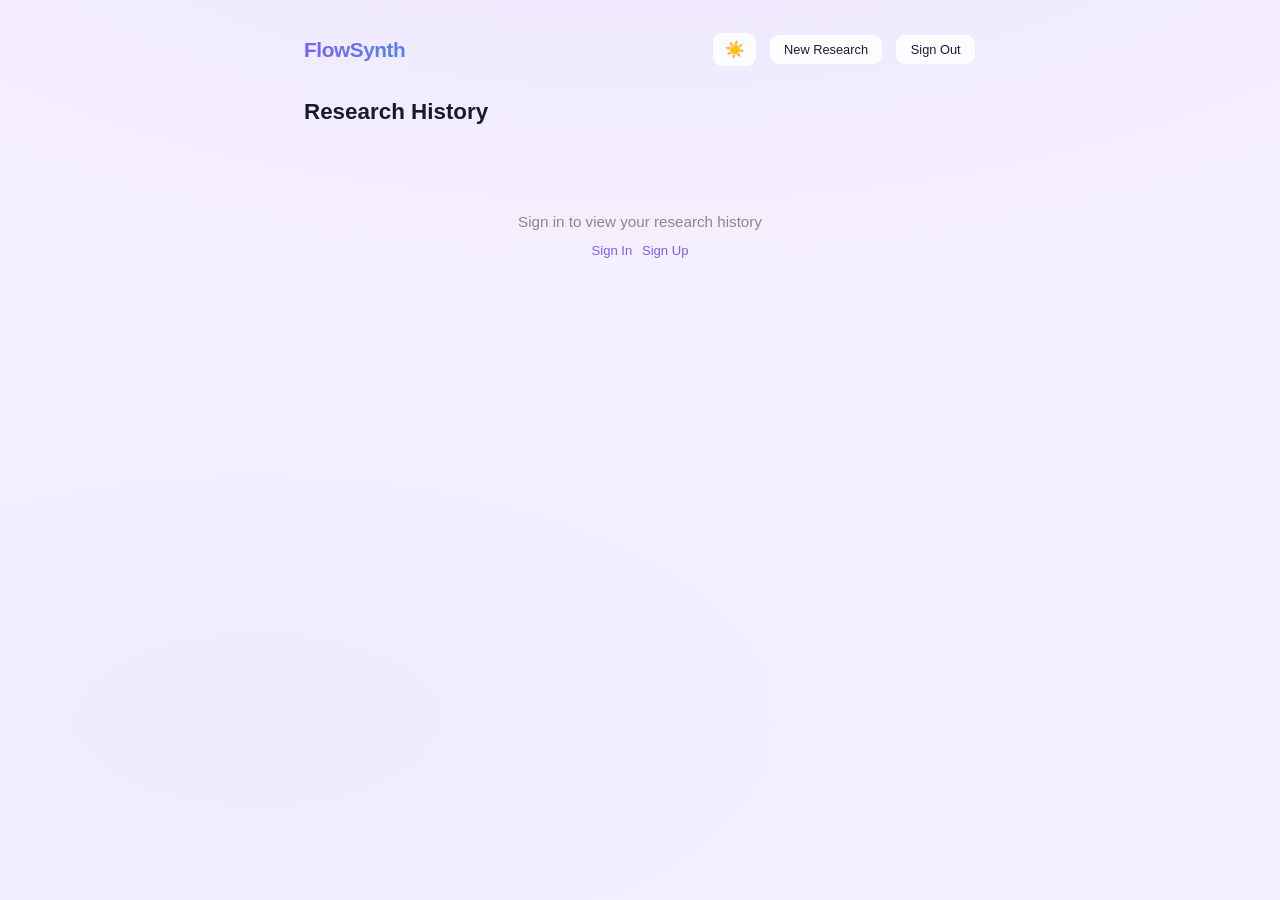
<file: src/templates/history.html>
<!DOCTYPE html>
<html lang="en" data-theme="dark">
<head>
    <meta charset="UTF-8">
    <meta name="viewport" content="width=device-width, initial-scale=1.0">
    <title>History — FlowSynth</title>
    <link rel="icon" type="image/svg+xml" href="/static/favicon.svg">
    <style>
        :root {
            --bg: #07070d;
            --bg-card: rgba(18, 18, 26, 0.7);
            --bg-card-solid: #12121a;
            --text: #e0e0e0;
            --text-secondary: #888;
            --text-muted: #666;
            --border: rgba(255,255,255,0.06);
            --accent: #7c5cfc;
            --accent-blue: #60a5fa;
            --success: #34d399;
            --error-text: #f87171;
            --pending: #fbbf24;
        }
        [data-theme="light"] {
            --bg: #f5f0ff;
            --bg-card: rgba(255,255,255,0.85);
            --bg-card-solid: #ffffff;
            --text: #1a1a2e;
            --text-secondary: #555;
            --text-muted: #888;
            --border: rgba(124,92,252,0.1);
            --accent: #7c5cfc;
            --accent-blue: #4b8bef;
            --success: #059669;
            --error-text: #dc2626;
            --pending: #d97706;
        }
        *, *::before, *::after { box-sizing: border-box; margin: 0; padding: 0; }
        body {
            font-family: -apple-system, BlinkMacSystemFont, 'Segoe UI', Roboto, sans-serif;
            background: var(--bg);
            color: var(--text);
            min-height: 100vh;
            background-image:
                radial-gradient(ellipse 80% 50% at 50% -20%, rgba(124,92,252,0.08), transparent),
                radial-gradient(ellipse 60% 40% at 20% 80%, rgba(96,165,250,0.06), transparent);
            transition: background 0.3s, color 0.3s;
        }
        .container { max-width: 720px; width: 100%; margin: 0 auto; padding: 2rem 1.5rem 4rem; }
        .header-row {
            display: flex;
            align-items: center;
            justify-content: space-between;
            margin-bottom: 2rem;
        }
        .logo {
            display: flex;
            align-items: center;
            gap: 10px;
            text-decoration: none;
        }
        .logo-text {
            font-size: 1.3rem;
            font-weight: 700;
            letter-spacing: -0.02em;
            background: linear-gradient(135deg, var(--accent), var(--accent-blue));
            -webkit-background-clip: text;
            -webkit-text-fill-color: transparent;
            background-clip: text;
        }
        .header-actions { display: flex; align-items: center; gap: 0.75rem; }
        .icon-btn {
            background: var(--bg-card);
            border: 1px solid var(--border);
            border-radius: 10px;
            padding: 0.45rem 0.7rem;
            cursor: pointer;
            font-size: 1rem;
            color: var(--text);
            backdrop-filter: blur(10px);
            transition: background 0.2s;
            text-decoration: none;
            display: inline-flex;
            align-items: center;
        }
        .icon-btn:hover { background: var(--bg-card-solid); }
        .icon-btn.label-btn { font-size: 0.8rem; gap: 0.35rem; padding: 0.45rem 0.9rem; }

        h1 {
            font-size: 1.4rem;
            font-weight: 700;
            margin-bottom: 1.5rem;
        }

        .empty-state {
            text-align: center;
            padding: 4rem 0;
            color: var(--text-muted);
        }
        .empty-state p { font-size: 0.95rem; margin-bottom: 0.5rem; }
        .empty-state .sub { font-size: 0.82rem; }

        .research-item {
            background: var(--bg-card);
            border: 1px solid var(--border);
            border-radius: 12px;
            padding: 1rem 1.25rem;
            margin-bottom: 0.75rem;
            backdrop-filter: blur(10px);
            display: flex;
            align-items: center;
            justify-content: space-between;
            gap: 1rem;
            text-decoration: none;
            color: inherit;
            transition: border-color 0.2s, transform 0.15s;
        }
        .research-item:hover {
            border-color: var(--accent);
            transform: translateY(-1px);
        }
        .research-info { flex: 1; min-width: 0; }
        .research-query {
            font-weight: 500;
            font-size: 0.92rem;
            white-space: nowrap;
            overflow: hidden;
            text-overflow: ellipsis;
            margin-bottom: 0.2rem;
        }
        .research-meta {
            font-size: 0.75rem;
            color: var(--text-muted);
        }
        .status-badge {
            font-size: 0.7rem;
            font-weight: 600;
            padding: 0.2rem 0.6rem;
            border-radius: 5px;
            flex-shrink: 0;
        }
        .status-completed { background: rgba(52,211,153,0.12); color: var(--success); }
        .status-running { background: rgba(251,191,36,0.12); color: var(--pending); }
        .status-failed { background: rgba(248,113,113,0.12); color: var(--error-text); }

        #loading {
            text-align: center;
            padding: 3rem 0;
            color: var(--text-muted);
        }

        @media (max-width: 640px) {
            .container { padding: 1.25rem 1rem; }
            .research-item { flex-direction: column; align-items: flex-start; gap: 0.5rem; }
        }
    </style>
</head>
<body>
    <div class="container">
        <div class="header-row">
            <a href="/" class="logo"><span class="logo-text">FlowSynth</span></a>
            <div class="header-actions">
                <button class="icon-btn" id="themeToggle" onclick="toggleTheme()">🌙</button>
                <a href="/#research" class="icon-btn label-btn">New Research</a>
                <button class="icon-btn label-btn" id="signOutBtn" onclick="signOut()">Sign Out</button>
            </div>
        </div>

        <h1>Research History</h1>

        <div id="not-signed-in" class="empty-state" style="display:none;">
            <p>Sign in to view your research history</p>
            <div class="sub" style="margin-top:0.8rem;display:flex;gap:0.6rem;justify-content:center;">
                <a href="/auth/signin?next=/history" style="color:var(--accent);text-decoration:none;font-weight:500;">Sign In</a>
                <a href="/auth/signup?next=/history" style="color:var(--accent);text-decoration:none;font-weight:500;">Sign Up</a>
            </div>
        </div>

        <div id="loading" style="display:none;">Loading...</div>
        <div id="empty-state" class="empty-state" style="display:none;">
            <p>No research yet</p>
            <div class="sub"><a href="/" style="color:var(--accent);text-decoration:none;">Start your first research</a></div>
        </div>
        <div id="list"></div>
    </div>

    <script>
        const prefersDark = window.matchMedia('(prefers-color-scheme: dark)').matches;
        const saved = localStorage.getItem('flowsynth-theme') || (prefersDark ? 'dark' : 'light');
        document.documentElement.setAttribute('data-theme', saved);
        document.getElementById('themeToggle').textContent = saved === 'dark' ? '🌙' : '☀️';

        function toggleTheme() {
            const current = document.documentElement.getAttribute('data-theme');
            const next = current === 'dark' ? 'light' : 'dark';
            document.documentElement.setAttribute('data-theme', next);
            localStorage.setItem('flowsynth-theme', next);
            document.getElementById('themeToggle').textContent = next === 'dark' ? '🌙' : '☀️';
        }

        function signOut() {
            localStorage.removeItem('flowsynth-token');
            localStorage.removeItem('flowsynth-email');
            window.location.href = '/auth/signin';
        }

        function escapeHtml(text) {
            const d = document.createElement('div');
            d.appendChild(document.createTextNode(text || ''));
            return d.innerHTML;
        }

        function formatDate(d) {
            try {
                const dt = new Date(d + 'Z');
                return dt.toLocaleDateString(undefined, { month: 'short', day: 'numeric', year: 'numeric', hour: '2-digit', minute: '2-digit' });
            } catch { return d; }
        }

        async function loadHistory() {
            const token = localStorage.getItem('flowsynth-token');
            if (!token) {
                document.getElementById('not-signed-in').style.display = 'block';
                return;
            }

            document.getElementById('loading').style.display = 'block';

            try {
                const resp = await fetch('/api/history', {
                    headers: { 'Authorization': 'Bearer ' + token }
                });
                document.getElementById('loading').style.display = 'none';
                if (resp.status === 401) {
                    localStorage.removeItem('flowsynth-token');
                    document.getElementById('not-signed-in').style.display = 'block';
                    return;
                }
                const data = await resp.json();

                if (!data.history || data.history.length === 0) {
                    document.getElementById('empty-state').style.display = 'block';
                    return;
                }

                const list = document.getElementById('list');
                list.innerHTML = data.history.map(item => {
                    const linkId = item.task_id || String(item.id);
                    return '<a href="/result/' + escapeHtml(linkId) + '?rid=' + escapeHtml(String(item.id)) + '" class="research-item">' +
                    '<div class="research-info">' +
                    '<div class="research-query">' + escapeHtml(item.query) + '</div>' +
                    '<div class="research-meta">' + formatDate(item.created_at) + '</div>' +
                    '</div>' +
                    '<span class="status-badge status-' + escapeHtml(item.status) + '">' + escapeHtml(item.status) + '</span>' +
                    '</a>';
                }).join('');

                const email = localStorage.getItem('flowsynth-email');
                if (email) {
                    document.querySelector('.header-actions').insertAdjacentHTML('afterbegin',
                        '<span style="font-size:0.8rem;color:var(--text-muted);">' + escapeHtml(email) + '</span>'
                    );
                }
            } catch {
                document.getElementById('loading').textContent = 'Failed to load history.';
            }
        }

        loadHistory();
    </script>
</body>
</html>
</file>
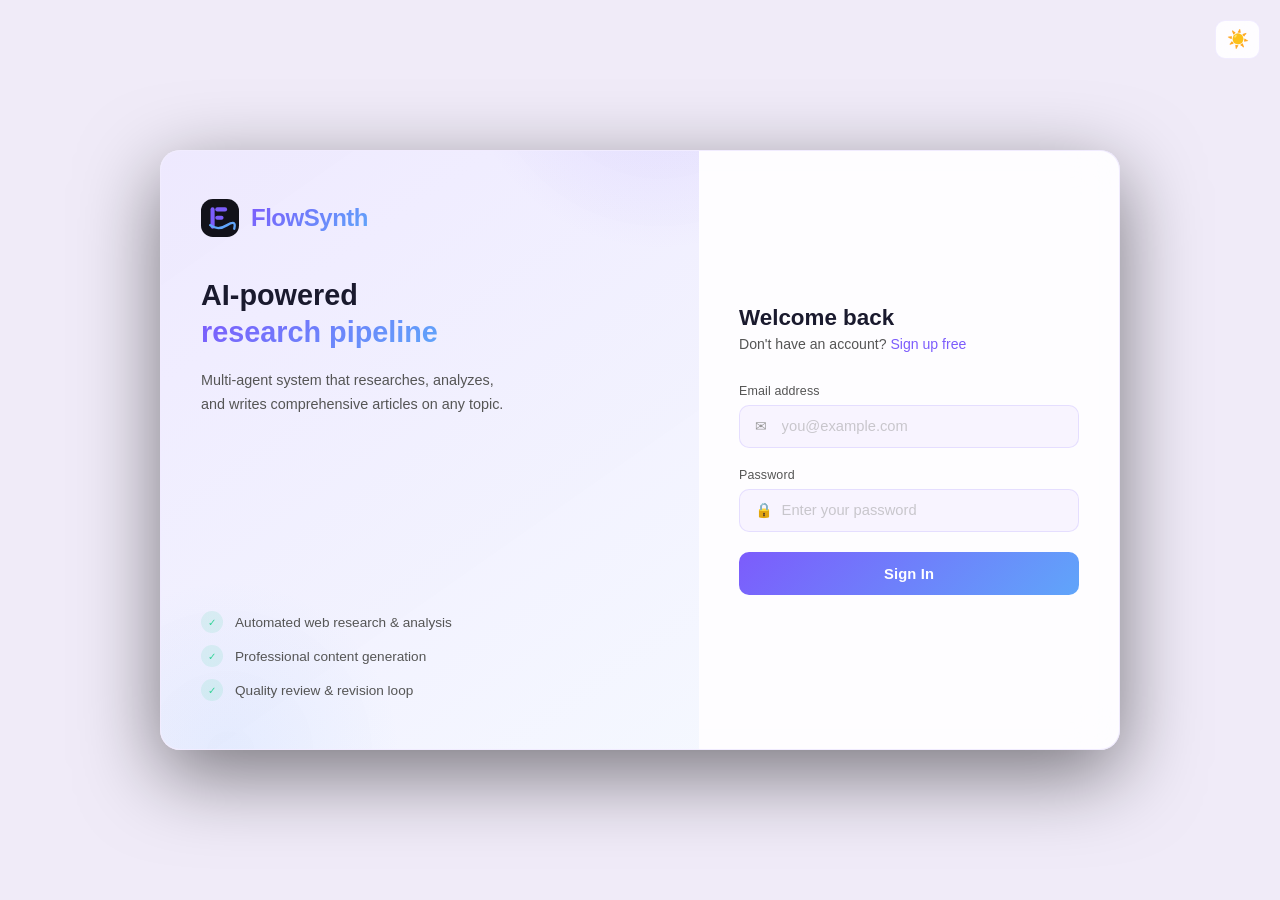
<file: src/templates/signin.html>
<!DOCTYPE html>
<html lang="en" data-theme="dark">
<head>
    <meta charset="UTF-8">
    <meta name="viewport" content="width=device-width, initial-scale=1.0">
    <title>Sign In — FlowSynth</title>
    <link rel="icon" type="image/svg+xml" href="/static/favicon.svg">
    <style>
        :root {
            --bg: #07070d;
            --bg-panel: rgba(18, 18, 26, 0.75);
            --bg-input: rgba(10, 10, 15, 0.6);
            --text: #e0e0e0;
            --text-secondary: #888;
            --text-muted: #555;
            --border: rgba(255,255,255,0.06);
            --border-input: rgba(255,255,255,0.08);
            --border-focus: rgba(124,92,252,0.5);
            --glow: rgba(124,92,252,0.12);
            --accent: #7c5cfc;
            --accent-hover: #6a4ae8;
            --accent-blue: #60a5fa;
            --error-bg: rgba(239,68,68,0.1);
            --error-border: rgba(239,68,68,0.25);
            --error-text: #f87171;
            --success: #34d399;
            --brand-gradient: linear-gradient(135deg, #7c5cfc, #60a5fa);
        }
        [data-theme="light"] {
            --bg: #f0ebf8;
            --bg-panel: rgba(255,255,255,0.88);
            --bg-input: rgba(245, 240, 255, 0.7);
            --text: #1a1a2e;
            --text-secondary: #555;
            --text-muted: #999;
            --border: rgba(124,92,252,0.1);
            --border-input: rgba(124,92,252,0.15);
            --border-focus: rgba(124,92,252,0.45);
            --glow: rgba(124,92,252,0.18);
            --accent: #7c5cfc;
            --accent-hover: #6a4ae8;
            --accent-blue: #4b8bef;
            --error-bg: rgba(239,68,68,0.08);
            --error-border: rgba(239,68,68,0.2);
            --error-text: #dc2626;
            --success: #059669;
        }
        *, *::before, *::after { box-sizing: border-box; margin: 0; padding: 0; }
        body {
            font-family: -apple-system, BlinkMacSystemFont, 'Segoe UI', Roboto, sans-serif;
            background: var(--bg);
            color: var(--text);
            min-height: 100vh;
            transition: background 0.3s, color 0.3s;
            display: flex;
            align-items: center;
            justify-content: center;
            padding: 1rem;
        }
        .split-layout {
            display: flex;
            width: 100%;
            max-width: 960px;
            min-height: 600px;
            border-radius: 20px;
            background: var(--bg-panel);
            border: 1px solid var(--border);
            backdrop-filter: blur(24px);
            -webkit-backdrop-filter: blur(24px);
            box-shadow: 0 24px 80px rgba(0,0,0,0.5);
            overflow: hidden;
            animation: fadeUp 0.6s ease-out;
        }
        @keyframes fadeUp { from { opacity:0; transform:translateY(20px); } to { opacity:1; transform:translateY(0); } }

        /* --- Brand Panel --- */
        .brand-panel {
            flex: 1;
            background: linear-gradient(145deg, rgba(124,92,252,0.12), rgba(96,165,250,0.06));
            padding: 3rem 2.5rem;
            display: flex;
            flex-direction: column;
            justify-content: space-between;
            position: relative;
            overflow: hidden;
        }
        .brand-panel::before {
            content: '';
            position: absolute;
            top: -50%;
            right: -30%;
            width: 400px; height: 400px;
            border-radius: 50%;
            background: radial-gradient(circle, rgba(124,92,252,0.15), transparent 70%);
            pointer-events: none;
        }
        .brand-panel::after {
            content: '';
            position: absolute;
            bottom: -30%;
            left: -20%;
            width: 350px; height: 350px;
            border-radius: 50%;
            background: radial-gradient(circle, rgba(96,165,250,0.1), transparent 70%);
            pointer-events: none;
        }
        .brand-content {
            position: relative;
            z-index: 1;
        }
        .brand-logo {
            display: flex;
            align-items: center;
            gap: 12px;
            margin-bottom: 2.5rem;
        }
        .brand-logo svg { width: 38px; height: 38px; }
        .brand-name {
            font-size: 1.5rem;
            font-weight: 700;
            letter-spacing: -0.02em;
            background: var(--brand-gradient);
            -webkit-background-clip: text;
            -webkit-text-fill-color: transparent;
            background-clip: text;
        }
        .brand-tagline {
            font-size: 1.8rem;
            font-weight: 700;
            line-height: 1.3;
            margin-bottom: 1rem;
        }
        .brand-tagline .highlight {
            background: var(--brand-gradient);
            -webkit-background-clip: text;
            -webkit-text-fill-color: transparent;
            background-clip: text;
        }
        .brand-desc {
            color: var(--text-secondary);
            font-size: 0.9rem;
            line-height: 1.7;
            max-width: 320px;
        }
        .brand-features {
            position: relative;
            z-index: 1;
            display: flex;
            flex-direction: column;
            gap: 0.75rem;
        }
        .brand-feature {
            display: flex;
            align-items: center;
            gap: 0.75rem;
            font-size: 0.85rem;
            color: var(--text-secondary);
        }
        .brand-feature .check {
            width: 22px; height: 22px;
            border-radius: 50%;
            background: rgba(52,211,153,0.12);
            color: #34d399;
            display: flex; align-items: center; justify-content: center;
            font-size: 0.65rem;
            flex-shrink: 0;
        }

        /* --- Form Panel --- */
        .form-panel {
            width: 420px;
            padding: 3rem 2.5rem;
            display: flex;
            flex-direction: column;
            justify-content: center;
        }
        .form-header {
            margin-bottom: 2rem;
        }
        .form-header h2 {
            font-size: 1.4rem;
            font-weight: 700;
            margin-bottom: 0.35rem;
        }
        .form-header p {
            color: var(--text-secondary);
            font-size: 0.88rem;
        }
        .form-header p a {
            color: var(--accent);
            text-decoration: none;
            font-weight: 500;
            transition: color 0.2s;
        }
        .form-header p a:hover { color: var(--accent-blue); }

        .error-msg {
            display: none;
            background: var(--error-bg);
            border: 1px solid var(--error-border);
            border-radius: 10px;
            padding: 0.75rem 1rem;
            color: var(--error-text);
            font-size: 0.82rem;
            margin-bottom: 1.25rem;
            line-height: 1.5;
            animation: shake 0.35s ease-out;
        }
        @keyframes shake {
            0%, 100% { transform: translateX(0); }
            20% { transform: translateX(-4px); }
            40% { transform: translateX(4px); }
            60% { transform: translateX(-3px); }
            80% { transform: translateX(3px); }
        }

        .form-group {
            margin-bottom: 1.25rem;
            position: relative;
        }
        .form-group label {
            display: block;
            font-size: 0.78rem;
            font-weight: 500;
            color: var(--text-secondary);
            margin-bottom: 0.4rem;
            letter-spacing: 0.01em;
            transition: color 0.2s;
        }
        .input-wrap {
            position: relative;
        }
        .input-wrap .icon {
            position: absolute;
            left: 1rem;
            top: 50%;
            transform: translateY(-50%);
            color: var(--text-muted);
            font-size: 0.9rem;
            pointer-events: none;
            transition: color 0.2s;
        }
        .input-wrap input {
            width: 100%;
            background: var(--bg-input);
            border: 1.5px solid var(--border-input);
            border-radius: 10px;
            padding: 0.8rem 1rem 0.8rem 2.6rem;
            color: var(--text);
            font-size: 0.92rem;
            font-family: inherit;
            outline: none;
            transition: border-color 0.25s, box-shadow 0.25s, background 0.25s;
        }
        .input-wrap input:focus {
            border-color: var(--border-focus);
            box-shadow: 0 0 0 3px var(--glow);
            background: var(--bg-input);
        }
        .input-wrap input:focus ~ .icon,
        .input-wrap input:focus + .icon { color: var(--accent); }
        .input-wrap input::placeholder { color: var(--text-muted); opacity: 0.5; }

        .form-options {
            display: flex;
            align-items: center;
            justify-content: space-between;
            margin-bottom: 1.5rem;
            font-size: 0.8rem;
        }
        .form-options label {
            display: flex;
            align-items: center;
            gap: 0.4rem;
            color: var(--text-secondary);
            cursor: pointer;
        }
        .form-options input[type="checkbox"] {
            accent-color: var(--accent);
            width: 15px; height: 15px;
        }
        .form-options a {
            color: var(--accent);
            text-decoration: none;
        }
        .form-options a:hover { text-decoration: underline; }

        .auth-btn {
            width: 100%;
            background: var(--brand-gradient);
            color: #fff;
            border: none;
            border-radius: 10px;
            padding: 0.85rem;
            font-size: 0.92rem;
            font-weight: 600;
            cursor: pointer;
            transition: transform 0.15s, box-shadow 0.25s, opacity 0.2s;
            position: relative;
            overflow: hidden;
            letter-spacing: 0.01em;
        }
        .auth-btn::after {
            content: '';
            position: absolute;
            inset: 0;
            background: linear-gradient(135deg, transparent 40%, rgba(255,255,255,0.12) 50%, transparent 60%);
            transition: transform 0.5s;
            transform: translateX(-100%);
        }
        .auth-btn:hover::after { transform: translateX(100%); }
        .auth-btn:hover {
            transform: translateY(-2px);
            box-shadow: 0 8px 28px rgba(124,92,252,0.3);
        }
        .auth-btn:active { transform: translateY(0) scale(0.98); }
        .auth-btn:disabled { opacity: 0.5; cursor: not-allowed; transform: none; box-shadow: none; }
        .auth-btn:disabled::after { display: none; }

        .auth-footer {
            display: none;
        }

        .theme-toggle {
            position: fixed;
            top: 1.25rem;
            right: 1.25rem;
            z-index: 10;
            background: var(--bg-panel);
            border: 1px solid var(--border);
            border-radius: 10px;
            padding: 0.5rem 0.65rem;
            cursor: pointer;
            font-size: 1.1rem;
            backdrop-filter: blur(12px);
            color: var(--text);
            transition: background 0.2s, transform 0.15s;
        }
        .theme-toggle:hover { background: var(--bg-panel); transform: scale(1.05); }

        .demo-cred {
            margin-top: 1.5rem;
            padding: 0.75rem 1rem;
            background: rgba(251,191,36,0.06);
            border: 1px solid rgba(251,191,36,0.1);
            border-radius: 8px;
            font-size: 0.75rem;
            color: var(--text-muted);
            line-height: 1.6;
        }
        .demo-cred code {
            color: var(--accent);
            background: rgba(124,92,252,0.06);
            padding: 0.05rem 0.3rem;
            border-radius: 3px;
            font-size: 0.78rem;
        }

        .divider {
            display: flex;
            align-items: center;
            gap: 1rem;
            margin: 1.25rem 0;
            color: var(--text-muted);
            font-size: 0.75rem;
        }
        .divider::before, .divider::after {
            content: '';
            flex: 1;
            height: 1px;
            background: var(--border);
        }

        @media (max-width: 768px) {
            .split-layout { flex-direction: column; min-height: auto; max-width: 420px; }
            .brand-panel { padding: 2rem 1.75rem; }
            .brand-panel::before, .brand-panel::after { display: none; }
            .brand-tagline { font-size: 1.4rem; }
            .brand-features { flex-direction: row; flex-wrap: wrap; margin-top: 1.5rem; }
            .form-panel { width: 100%; padding: 2rem 1.75rem; }
            .form-header h2 { font-size: 1.2rem; }
        }
    </style>
</head>
<body>
    <button class="theme-toggle" id="themeToggle" onclick="toggleTheme()">🌙</button>

    <div class="split-layout">
        <!-- Brand Panel -->
        <div class="brand-panel">
            <div class="brand-content">
                <div class="brand-logo">
                    <svg viewBox="0 0 32 32" width="38" height="38">
                        <rect width="32" height="32" rx="10" fill="#12121a"/>
                        <defs><linearGradient id="g" x1="0" y1="0" x2="32" y2="32"><stop offset="0%" stop-color="#7c5cfc"/><stop offset="100%" stop-color="#60a5fa"/></linearGradient></defs>
                        <rect x="8" y="7" width="3.5" height="18" rx="1.75" fill="url(#g)"/>
                        <rect x="12" y="7" width="10" height="3.5" rx="1.75" fill="url(#g)"/>
                        <rect x="12" y="14" width="7" height="3.5" rx="1.75" fill="url(#g)"/>
                        <path d="M7.75 22 Q14 27 22 22 T28 25" fill="none" stroke="#60a5fa" stroke-width="2" stroke-linecap="round"/>
                    </svg>
                    <span class="brand-name">FlowSynth</span>
                </div>
                <div class="brand-tagline">
                    AI-powered<br><span class="highlight">research pipeline</span>
                </div>
                <div class="brand-desc">
                    Multi-agent system that researches, analyzes, and writes comprehensive articles on any topic.
                </div>
            </div>
            <div class="brand-features">
                <div class="brand-feature">
                    <span class="check">✓</span>
                    Automated web research &amp; analysis
                </div>
                <div class="brand-feature">
                    <span class="check">✓</span>
                    Professional content generation
                </div>
                <div class="brand-feature">
                    <span class="check">✓</span>
                    Quality review &amp; revision loop
                </div>
            </div>
        </div>

        <!-- Form Panel -->
        <div class="form-panel">
            <div class="form-header">
                <h2>Welcome back</h2>
                <p>Don't have an account? <a href="/auth/signup">Sign up free</a></p>
            </div>

            <div class="error-msg" id="errorMsg"></div>

            <form id="signin-form">
                <div class="form-group">
                    <label for="email">Email address</label>
                    <div class="input-wrap">
                        <span class="icon">✉</span>
                        <input type="email" id="email" name="email" placeholder="you@example.com" required autocomplete="email">
                    </div>
                </div>
                <div class="form-group">
                    <label for="password">Password</label>
                    <div class="input-wrap">
                        <span class="icon">🔒</span>
                        <input type="password" id="password" name="password" placeholder="Enter your password" required autocomplete="current-password">
                    </div>
                </div>

                <button type="submit" class="auth-btn" id="submitBtn">Sign In</button>
            </form>
        </div>
    </div>

    <script>
        const prefersDark = window.matchMedia('(prefers-color-scheme: dark)').matches;
        const saved = localStorage.getItem('flowsynth-theme') || (prefersDark ? 'dark' : 'light');
        document.documentElement.setAttribute('data-theme', saved);
        document.getElementById('themeToggle').textContent = saved === 'dark' ? '🌙' : '☀️';

        function toggleTheme() {
            const cur = document.documentElement.getAttribute('data-theme');
            const next = cur === 'dark' ? 'light' : 'dark';
            document.documentElement.setAttribute('data-theme', next);
            localStorage.setItem('flowsynth-theme', next);
            document.getElementById('themeToggle').textContent = next === 'dark' ? '🌙' : '☀️';
        }

        // Get ?next= param
        const urlParams = new URLSearchParams(window.location.search);
        const nextUrl = urlParams.get('next') || '/';

        // Preserve next param in cross-link to signup
        if (urlParams.has('next')) {
            const link = document.querySelector('a[href="/auth/signup"]');
            if (link) link.href = '/auth/signup?next=' + encodeURIComponent(nextUrl);
        }

        document.getElementById('signin-form').addEventListener('submit', async (e) => {
            e.preventDefault();
            const btn = document.getElementById('submitBtn');
            const err = document.getElementById('errorMsg');
            btn.disabled = true;
            btn.textContent = 'Signing in...';
            err.style.display = 'none';

            try {
                const resp = await fetch('/auth/signin', {
                    method: 'POST',
                    headers: { 'Content-Type': 'application/x-www-form-urlencoded' },
                    body: new URLSearchParams({
                        email: document.getElementById('email').value,
                        password: document.getElementById('password').value,
                    })
                });
                const data = await resp.json();
                if (resp.ok) {
                    localStorage.setItem('flowsynth-token', data.token);
                    localStorage.setItem('flowsynth-email', data.user.email);
                    window.location.href = nextUrl;
                } else {
                    err.textContent = data.error || 'Sign in failed';
                    err.style.display = 'block';
                    btn.disabled = false;
                    btn.textContent = 'Sign In';
                }
            } catch {
                err.textContent = 'Network error. Please try again.';
                err.style.display = 'block';
                btn.disabled = false;
                btn.textContent = 'Sign In';
            }
        });
    </script>
</body>
</html>
</file>
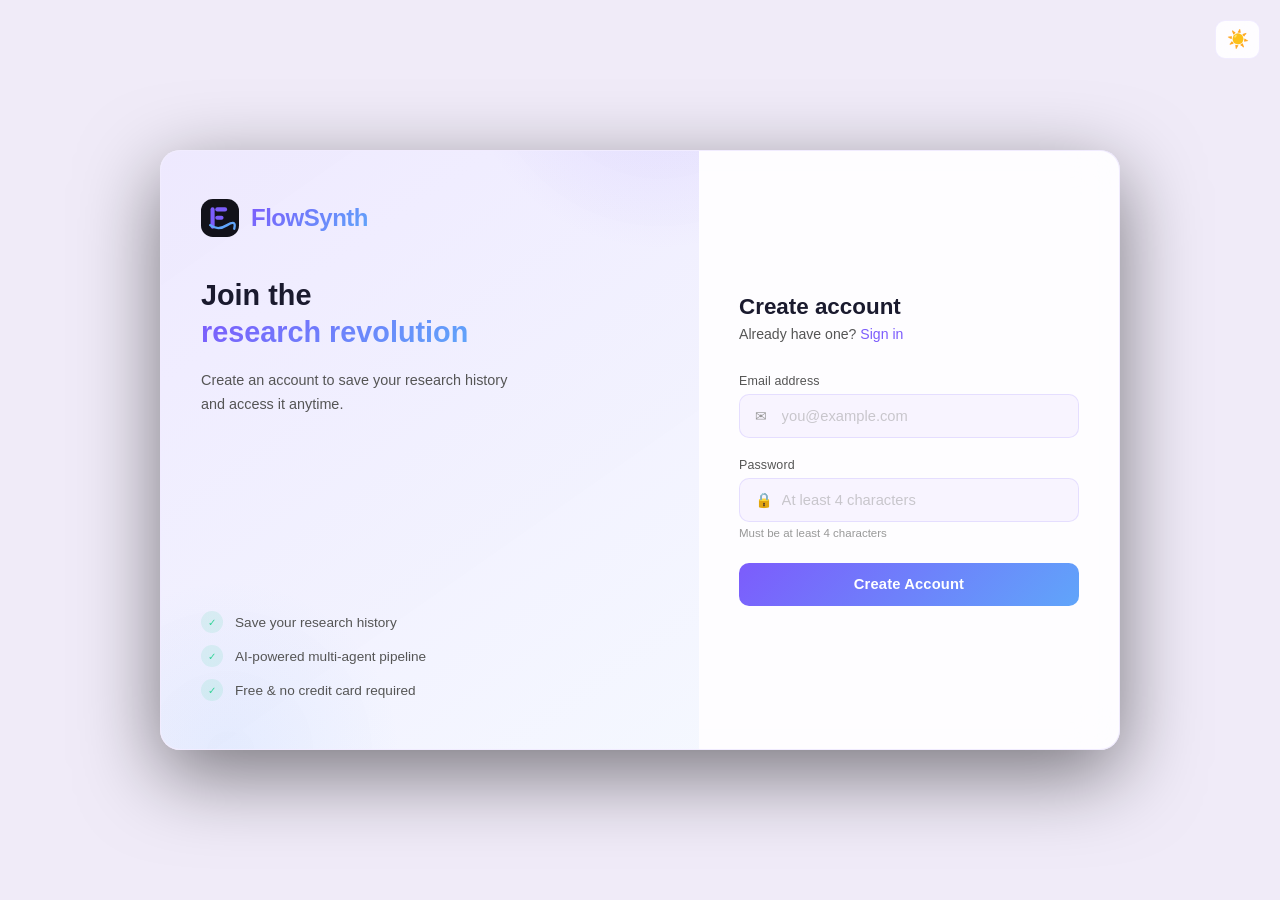
<file: src/templates/signup.html>
<!DOCTYPE html>
<html lang="en" data-theme="dark">
<head>
    <meta charset="UTF-8">
    <meta name="viewport" content="width=device-width, initial-scale=1.0">
    <title>Sign Up — FlowSynth</title>
    <link rel="icon" type="image/svg+xml" href="/static/favicon.svg">
    <style>
        :root {
            --bg: #07070d;
            --bg-panel: rgba(18, 18, 26, 0.75);
            --bg-input: rgba(10, 10, 15, 0.6);
            --text: #e0e0e0;
            --text-secondary: #888;
            --text-muted: #555;
            --border: rgba(255,255,255,0.06);
            --border-input: rgba(255,255,255,0.08);
            --border-focus: rgba(124,92,252,0.5);
            --glow: rgba(124,92,252,0.12);
            --accent: #7c5cfc;
            --accent-hover: #6a4ae8;
            --accent-blue: #60a5fa;
            --error-bg: rgba(239,68,68,0.1);
            --error-border: rgba(239,68,68,0.25);
            --error-text: #f87171;
            --success: #34d399;
            --brand-gradient: linear-gradient(135deg, #7c5cfc, #60a5fa);
        }
        [data-theme="light"] {
            --bg: #f0ebf8;
            --bg-panel: rgba(255,255,255,0.88);
            --bg-input: rgba(245, 240, 255, 0.7);
            --text: #1a1a2e;
            --text-secondary: #555;
            --text-muted: #999;
            --border: rgba(124,92,252,0.1);
            --border-input: rgba(124,92,252,0.15);
            --border-focus: rgba(124,92,252,0.45);
            --glow: rgba(124,92,252,0.18);
            --accent: #7c5cfc;
            --accent-hover: #6a4ae8;
            --accent-blue: #4b8bef;
            --error-bg: rgba(239,68,68,0.08);
            --error-border: rgba(239,68,68,0.2);
            --error-text: #dc2626;
            --success: #059669;
        }
        *, *::before, *::after { box-sizing: border-box; margin: 0; padding: 0; }
        body {
            font-family: -apple-system, BlinkMacSystemFont, 'Segoe UI', Roboto, sans-serif;
            background: var(--bg);
            color: var(--text);
            min-height: 100vh;
            transition: background 0.3s, color 0.3s;
            display: flex;
            align-items: center;
            justify-content: center;
            padding: 1rem;
        }
        .split-layout {
            display: flex;
            width: 100%;
            max-width: 960px;
            min-height: 600px;
            border-radius: 20px;
            background: var(--bg-panel);
            border: 1px solid var(--border);
            backdrop-filter: blur(24px);
            -webkit-backdrop-filter: blur(24px);
            box-shadow: 0 24px 80px rgba(0,0,0,0.5);
            overflow: hidden;
            animation: fadeUp 0.6s ease-out;
        }
        @keyframes fadeUp { from { opacity:0; transform:translateY(20px); } to { opacity:1; transform:translateY(0); } }

        .brand-panel {
            flex: 1;
            background: linear-gradient(145deg, rgba(124,92,252,0.12), rgba(96,165,250,0.06));
            padding: 3rem 2.5rem;
            display: flex;
            flex-direction: column;
            justify-content: space-between;
            position: relative;
            overflow: hidden;
        }
        .brand-panel::before {
            content: '';
            position: absolute;
            top: -50%;
            right: -30%;
            width: 400px; height: 400px;
            border-radius: 50%;
            background: radial-gradient(circle, rgba(124,92,252,0.15), transparent 70%);
            pointer-events: none;
        }
        .brand-panel::after {
            content: '';
            position: absolute;
            bottom: -30%;
            left: -20%;
            width: 350px; height: 350px;
            border-radius: 50%;
            background: radial-gradient(circle, rgba(96,165,250,0.1), transparent 70%);
            pointer-events: none;
        }
        .brand-content { position: relative; z-index: 1; }
        .brand-logo { display: flex; align-items: center; gap: 12px; margin-bottom: 2.5rem; }
        .brand-logo svg { width: 38px; height: 38px; }
        .brand-name {
            font-size: 1.5rem; font-weight: 700; letter-spacing: -0.02em;
            background: var(--brand-gradient);
            -webkit-background-clip: text; -webkit-text-fill-color: transparent; background-clip: text;
        }
        .brand-tagline { font-size: 1.8rem; font-weight: 700; line-height: 1.3; margin-bottom: 1rem; }
        .brand-tagline .highlight {
            background: var(--brand-gradient);
            -webkit-background-clip: text; -webkit-text-fill-color: transparent; background-clip: text;
        }
        .brand-desc { color: var(--text-secondary); font-size: 0.9rem; line-height: 1.7; max-width: 320px; }
        .brand-features { position: relative; z-index: 1; display: flex; flex-direction: column; gap: 0.75rem; }
        .brand-feature { display: flex; align-items: center; gap: 0.75rem; font-size: 0.85rem; color: var(--text-secondary); }
        .brand-feature .check {
            width: 22px; height: 22px; border-radius: 50%;
            background: rgba(52,211,153,0.12); color: #34d399;
            display: flex; align-items: center; justify-content: center;
            font-size: 0.65rem; flex-shrink: 0;
        }

        .form-panel {
            width: 420px;
            padding: 3rem 2.5rem;
            display: flex;
            flex-direction: column;
            justify-content: center;
        }
        .form-header { margin-bottom: 2rem; }
        .form-header h2 { font-size: 1.4rem; font-weight: 700; margin-bottom: 0.35rem; }
        .form-header p { color: var(--text-secondary); font-size: 0.88rem; }
        .form-header p a { color: var(--accent); text-decoration: none; font-weight: 500; transition: color 0.2s; }
        .form-header p a:hover { color: var(--accent-blue); }

        .error-msg {
            display: none;
            background: var(--error-bg); border: 1px solid var(--error-border); border-radius: 10px;
            padding: 0.75rem 1rem; color: var(--error-text); font-size: 0.82rem;
            margin-bottom: 1.25rem; line-height: 1.5; animation: shake 0.35s ease-out;
        }
        @keyframes shake {
            0%,100% { transform:translateX(0); }
            20% { transform:translateX(-4px); }
            40% { transform:translateX(4px); }
            60% { transform:translateX(-3px); }
            80% { transform:translateX(3px); }
        }
        .form-group { margin-bottom: 1.25rem; position: relative; }
        label {
            display: block; font-size: 0.78rem; font-weight: 500;
            color: var(--text-secondary); margin-bottom: 0.4rem; letter-spacing: 0.01em;
        }
        .input-wrap { position: relative; }
        .input-wrap .icon {
            position: absolute; left: 1rem; top: 50%; transform: translateY(-50%);
            color: var(--text-muted); font-size: 0.9rem; pointer-events: none; transition: color 0.2s;
        }
        .input-wrap input {
            width: 100%; background: var(--bg-input);
            border: 1.5px solid var(--border-input); border-radius: 10px;
            padding: 0.8rem 1rem 0.8rem 2.6rem; color: var(--text);
            font-size: 0.92rem; font-family: inherit; outline: none;
            transition: border-color 0.25s, box-shadow 0.25s, background 0.25s;
        }
        .input-wrap input:focus {
            border-color: var(--border-focus);
            box-shadow: 0 0 0 3px var(--glow);
        }
        .input-wrap input:focus ~ .icon { color: var(--accent); }
        .input-wrap input::placeholder { color: var(--text-muted); opacity: 0.5; }

        .auth-btn {
            width: 100%; background: var(--brand-gradient); color: #fff; border: none;
            border-radius: 10px; padding: 0.85rem; font-size: 0.92rem; font-weight: 600;
            cursor: pointer; transition: transform 0.15s, box-shadow 0.25s, opacity 0.2s;
            position: relative; overflow: hidden; letter-spacing: 0.01em; margin-top: 0.25rem;
        }
        .auth-btn::after {
            content: ''; position: absolute; inset: 0;
            background: linear-gradient(135deg, transparent 40%, rgba(255,255,255,0.12) 50%, transparent 60%);
            transition: transform 0.5s; transform: translateX(-100%);
        }
        .auth-btn:hover::after { transform: translateX(100%); }
        .auth-btn:hover { transform: translateY(-2px); box-shadow: 0 8px 28px rgba(124,92,252,0.3); }
        .auth-btn:active { transform: translateY(0) scale(0.98); }
        .auth-btn:disabled { opacity: 0.5; cursor: not-allowed; transform: none; box-shadow: none; }
        .auth-btn:disabled::after { display: none; }

        .password-hint {
            font-size: 0.72rem; color: var(--text-muted); margin-top: 0.3rem;
        }
        .password-hint .valid { color: var(--success); }
        .password-hint .invalid { color: var(--error-text); }

        .theme-toggle {
            position: fixed; top: 1.25rem; right: 1.25rem; z-index: 10;
            background: var(--bg-panel); border: 1px solid var(--border);
            border-radius: 10px; padding: 0.5rem 0.65rem; cursor: pointer;
            font-size: 1.1rem; backdrop-filter: blur(12px); color: var(--text);
            transition: background 0.2s, transform 0.15s;
        }
        .theme-toggle:hover { transform: scale(1.05); }

        @media (max-width: 768px) {
            .split-layout { flex-direction: column; min-height: auto; max-width: 420px; }
            .brand-panel { padding: 2rem 1.75rem; }
            .brand-panel::before, .brand-panel::after { display: none; }
            .brand-tagline { font-size: 1.4rem; }
            .brand-features { flex-direction: row; flex-wrap: wrap; margin-top: 1.5rem; }
            .form-panel { width: 100%; padding: 2rem 1.75rem; }
            .form-header h2 { font-size: 1.2rem; }
        }
    </style>
</head>
<body>
    <button class="theme-toggle" id="themeToggle" onclick="toggleTheme()">🌙</button>

    <div class="split-layout">
        <div class="brand-panel">
            <div class="brand-content">
                <div class="brand-logo">
                    <svg viewBox="0 0 32 32" width="38" height="38">
                        <rect width="32" height="32" rx="10" fill="#12121a"/>
                        <defs><linearGradient id="g" x1="0" y1="0" x2="32" y2="32"><stop offset="0%" stop-color="#7c5cfc"/><stop offset="100%" stop-color="#60a5fa"/></linearGradient></defs>
                        <rect x="8" y="7" width="3.5" height="18" rx="1.75" fill="url(#g)"/>
                        <rect x="12" y="7" width="10" height="3.5" rx="1.75" fill="url(#g)"/>
                        <rect x="12" y="14" width="7" height="3.5" rx="1.75" fill="url(#g)"/>
                        <path d="M7.75 22 Q14 27 22 22 T28 25" fill="none" stroke="#60a5fa" stroke-width="2" stroke-linecap="round"/>
                    </svg>
                    <span class="brand-name">FlowSynth</span>
                </div>
                <div class="brand-tagline">Join the<br><span class="highlight">research revolution</span></div>
                <div class="brand-desc">Create an account to save your research history and access it anytime.</div>
            </div>
            <div class="brand-features">
                <div class="brand-feature"><span class="check">✓</span> Save your research history</div>
                <div class="brand-feature"><span class="check">✓</span> AI-powered multi-agent pipeline</div>
                <div class="brand-feature"><span class="check">✓</span> Free &amp; no credit card required</div>
            </div>
        </div>

        <div class="form-panel">
            <div class="form-header">
                <h2>Create account</h2>
                <p>Already have one? <a href="/auth/signin">Sign in</a></p>
            </div>

            <div class="error-msg" id="errorMsg"></div>

            <form id="signup-form">
                <div class="form-group">
                    <label for="email">Email address</label>
                    <div class="input-wrap">
                        <span class="icon">✉</span>
                        <input type="email" id="email" name="email" placeholder="you@example.com" required autocomplete="email">
                    </div>
                </div>
                <div class="form-group">
                    <label for="password">Password</label>
                    <div class="input-wrap">
                        <span class="icon">🔒</span>
                        <input type="password" id="password" name="password" placeholder="At least 4 characters" required autocomplete="new-password" oninput="checkPassword(this.value)">
                    </div>
                    <div class="password-hint" id="pwHint">Must be at least 4 characters</div>
                </div>
                <button type="submit" class="auth-btn" id="submitBtn">Create Account</button>
            </form>
        </div>
    </div>

    <script>
        const prefersDark = window.matchMedia('(prefers-color-scheme: dark)').matches;
        const saved = localStorage.getItem('flowsynth-theme') || (prefersDark ? 'dark' : 'light');
        document.documentElement.setAttribute('data-theme', saved);
        document.getElementById('themeToggle').textContent = saved === 'dark' ? '🌙' : '☀️';

        function toggleTheme() {
            const cur = document.documentElement.getAttribute('data-theme');
            const next = cur === 'dark' ? 'light' : 'dark';
            document.documentElement.setAttribute('data-theme', next);
            localStorage.setItem('flowsynth-theme', next);
            document.getElementById('themeToggle').textContent = next === 'dark' ? '🌙' : '☀️';
        }

        function checkPassword(val) {
            const h = document.getElementById('pwHint');
            if (val.length === 0) { h.innerHTML = 'Must be at least 4 characters'; h.style.color = ''; return; }
            if (val.length < 4) { h.innerHTML = '✗ Too short (' + val.length + '/4)'; h.className = 'password-hint invalid'; }
            else { h.innerHTML = '✓ Good length'; h.className = 'password-hint valid'; }
        }

        const urlParams = new URLSearchParams(window.location.search);
        const nextUrl = urlParams.get('next') || '/';

        // Preserve next param in cross-link to signin
        if (urlParams.has('next')) {
            const link = document.querySelector('a[href="/auth/signin"]');
            if (link) link.href = '/auth/signin?next=' + encodeURIComponent(nextUrl);
        }

        document.getElementById('signup-form').addEventListener('submit', async (e) => {
            e.preventDefault();
            const btn = document.getElementById('submitBtn');
            const err = document.getElementById('errorMsg');
            btn.disabled = true;
            btn.textContent = 'Creating account...';
            err.style.display = 'none';

            try {
                const resp = await fetch('/auth/signup', {
                    method: 'POST',
                    headers: { 'Content-Type': 'application/x-www-form-urlencoded' },
                    body: new URLSearchParams({
                        email: document.getElementById('email').value,
                        password: document.getElementById('password').value,
                    })
                });
                const data = await resp.json();
                if (resp.ok) {
                    localStorage.setItem('flowsynth-token', data.token);
                    localStorage.setItem('flowsynth-email', data.user.email);
                    window.location.href = nextUrl;
                } else {
                    err.textContent = data.error || 'Sign up failed';
                    err.style.display = 'block';
                    btn.disabled = false;
                    btn.textContent = 'Create Account';
                }
            } catch {
                err.textContent = 'Network error. Please try again.';
                err.style.display = 'block';
                btn.disabled = false;
                btn.textContent = 'Create Account';
            }
        });
    </script>
</body>
</html>
</file>
